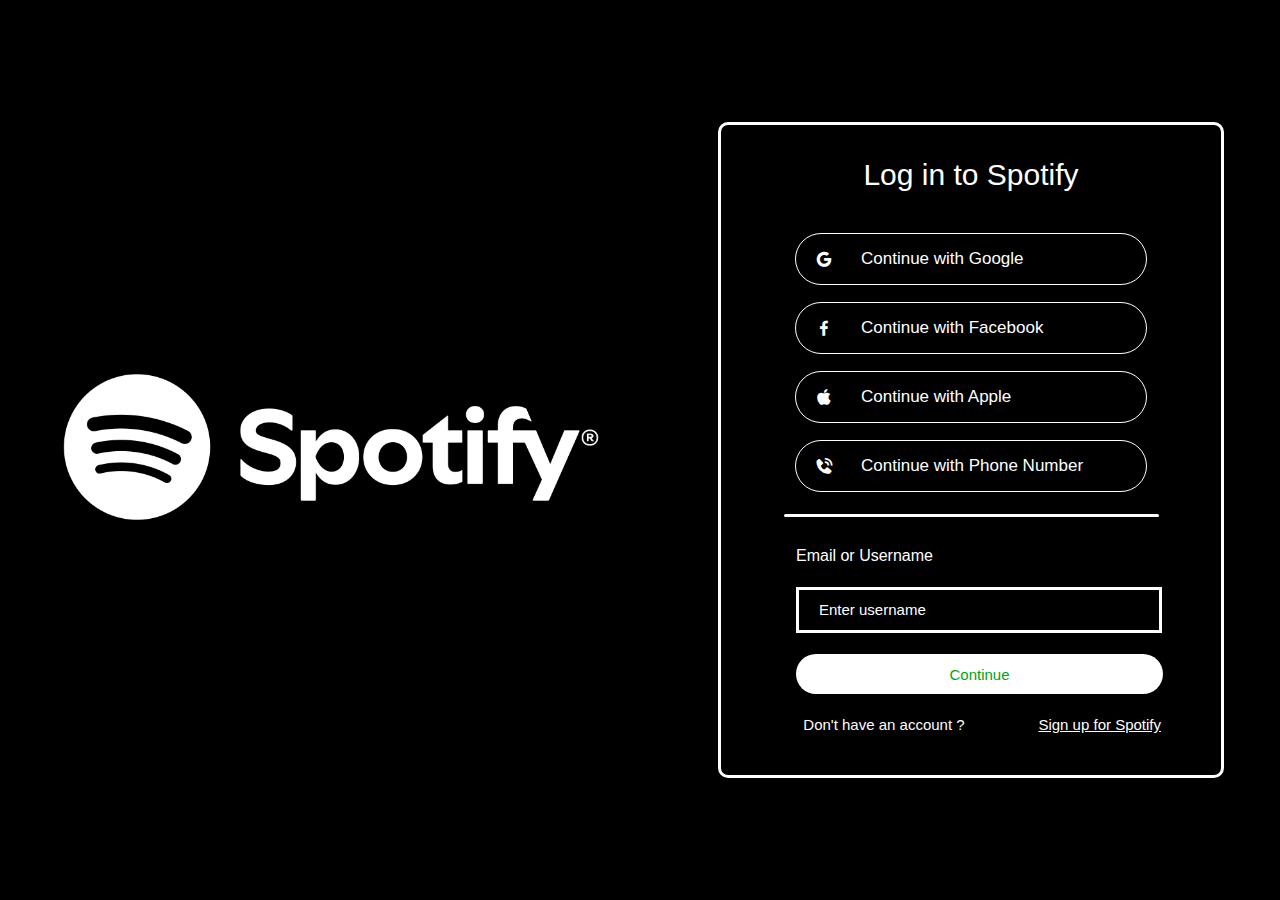
<file: index.html>
<!DOCTYPE html>
<html lang="en">

<head>
    <meta charset="UTF-8">
    <meta name="viewport" content="width=device-width, initial-scale=1.0">
    <title>Spotify</title>
    <link rel="stylesheet" href="CSS/index.css">
    <link href='https://unpkg.com/boxicons@2.1.4/css/boxicons.min.css' rel='stylesheet'>
</head>

<body>
    <div class="content">
        <div class="left">
            <img src="IMAGE/LOGO.png" alt="" srcset="">
        </div>
        <div class="right">
            <div class="top">
                <p>Log in to Spotify</p>
            </div>
            <ul class="accountlogin">
                <li><i class='bx bxl-google'></i>
                    <p>Continue with Google</p>
                </li>
                <li><i class='bx bxl-facebook'></i>
                    <p>Continue with Facebook</p>
                </li>
                <li><i class='bx bxl-apple'></i>
                    <p>Continue with Apple</p>
                </li>
                <li><i class='bx bxs-phone-call'></i>
                    <p>Continue with Phone Number</p>
                </li>
                <hr>
            </ul>
            <form class="form" id="loginForm">
                <p>Email or Username</p>
                <input type="text" name="username" id="username" placeholder="Enter username">
                <input type="submit" value="Continue">
                <div class="signuptext">
                    <p>Don't have an account ? </p>
                    <a href="">Sign up for Spotify</a>
                </div>
            </form>
        </div>
    </div>
    </div>
    <script src="JS/index.js"></script>
</body>

</html>
</file>
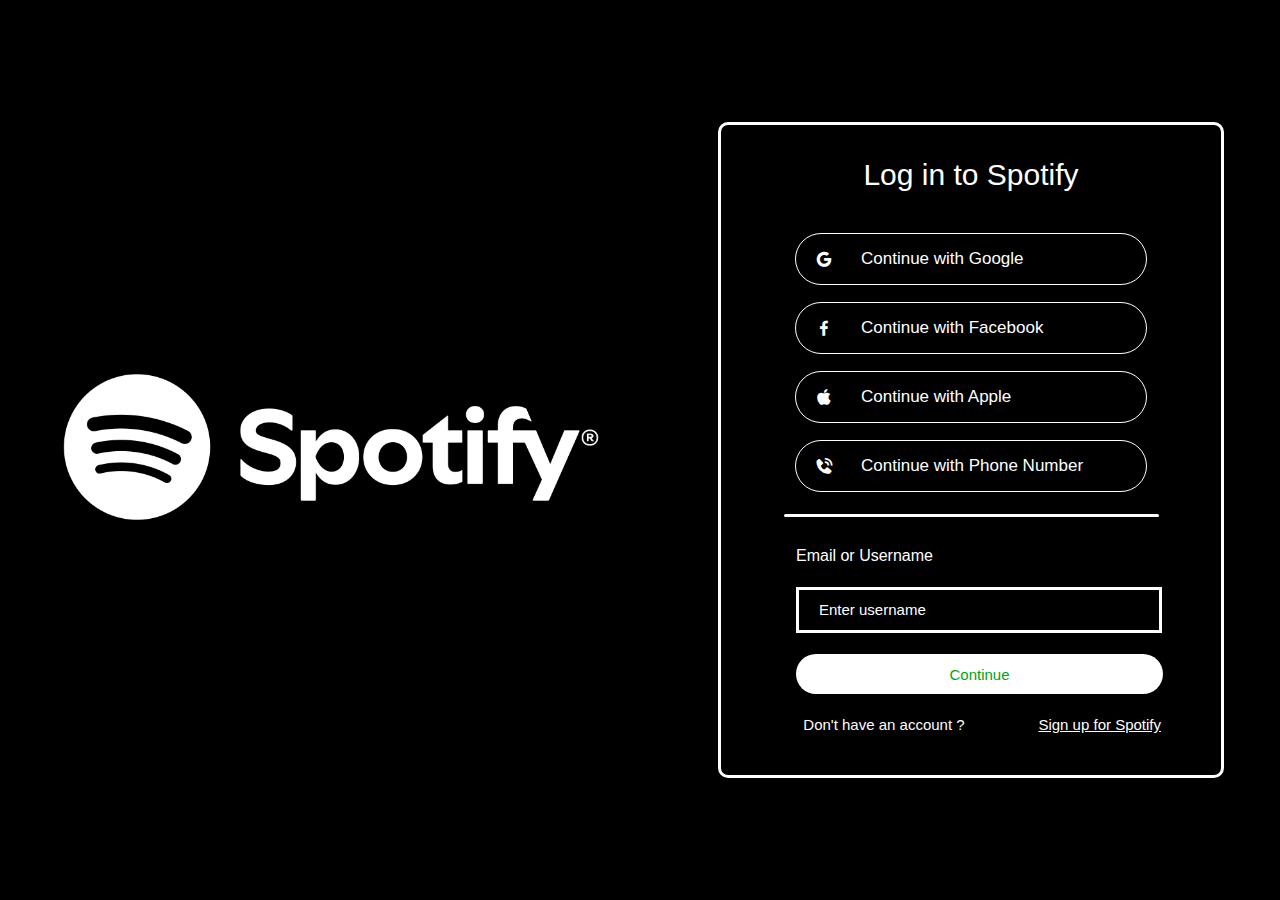
<file: HTML/index.html>
<!DOCTYPE html>
<html lang="en">

<head>
    <meta charset="UTF-8">
    <meta name="viewport" content="width=device-width, initial-scale=1.0">
    <title>Spotify</title>
    <link rel="stylesheet" href="../CSS/index.css">
    <link href='https://unpkg.com/boxicons@2.1.4/css/boxicons.min.css' rel='stylesheet'>
</head>

<body>
    <div class="content">
        <div class="left">
            <img src="../IMAGE/LOGO.png" alt="" srcset="">
        </div>
        <div class="right">
            <div class="top">
                <p>Log in to Spotify</p>
            </div>
            <ul class="accountlogin">
                <li><i class='bx bxl-google'></i>
                    <p>Continue with Google</p>
                </li>
                <li><i class='bx bxl-facebook'></i>
                    <p>Continue with Facebook</p>
                </li>
                <li><i class='bx bxl-apple'></i>
                    <p>Continue with Apple</p>
                </li>
                <li><i class='bx bxs-phone-call'></i>
                    <p>Continue with Phone Number</p>
                </li>
                <hr>
            </ul>
            <form class="form" id="loginForm">
                <p>Email or Username</p>
                <input type="text" name="username" id="username" placeholder="Enter username">
                <input type="submit" value="Continue">
                <div class="signuptext">
                    <p>Don't have an account ? </p>
                    <a href="">Sign up for Spotify</a>
                </div>
            </form>
        </div>
    </div>
    </div>
    <script src="../JS/index.js"></script>
</body>

</html>
</file>
<file: CSS/index.css>
@import url('https://fonts.googleapis.com/css2?family=Poppins:ital,wght@0,100;0,200;0,300;0,400;0,500;0,600;0,700;0,800;0,900;1,100;1,200;1,300;1,400;1,500;1,600;1,700;1,800;1,900&display=swap');

*{
    margin: 0;
    padding: 0;
}

body{
    font-family: "Poppins", serif;
    width: 100%;
    /* background-image: url(../IMAGE/BACKGROUND.jpg);
    background-repeat: no-repeat;
    background-size: 100% ; */
    background: black;
}

.content{
    display: flex;
    justify-content: space-around;
    align-items: center;
    height: 100vh;
    width: 100%;
    /* border: 1px solid white; */
    flex-wrap: wrap;
    overflow-x: hidden;
}

.content .left img{
    width: 550px;
    height: 150px;
}

.content .right{
    width: 500px;
    height: 650px;
    /* background: rgba(255, 255, 255, 0.833); */
    border-radius: 10px;
    border: 3px solid white;
    font-family: "Gotham", sans-serif;
    color: white;
    display: flex;
    flex-direction: column;
    /* justify-content: space-around; */
    align-items: center;
    /* box-shadow: 100px 100px 100px 100px rgb(47, 177, 11); */

}

.top{
    width: 100%;
    height: 100px;
    display: flex;
    align-items: center;
    justify-content: center;
    /* border: 1px solid white; */
}

.top p{
    font-size: 30px;
}

.right .accountlogin{
    width: 100%;
    height: 300px;
    display: flex; 
    list-style: none;
    flex-direction: column;
    justify-content: space-around;
    align-items: center;    
}

.accountlogin li{
    width: 70%;
    height: 50px;
    display: flex; 
    border-radius: 50px;
    justify-content: space-around;
    align-items: center;
    border: 1px solid white;
    font-size: medium;
    /* margin-left: 5%; */
}

.accountlogin li:hover{
    width: 70%;
    height: 50px;
    display: flex; 
    border-radius: 50px;
    justify-content: space-around;
    align-items: center;
    border: 1px solid black;
    font-size: medium;
    /* margin-left: 5%; */
    background: #00ce18b4;
    transition: .2s ease-in-out;
    transform: scale(1.05);
    color: #ffffff;
}

.accountlogin li p{
    /* margin-left: 5%; */
    font-size: 17px;
    width: 90%;
}

.accountlogin li i{
    font-size: 20px;
    width: 15%;
    margin-left: 5%;
    /* border: 1px solid white; */
}

.accountlogin hr{
    color: rgb(255, 255, 255);
    padding-left: 5%;
    height: 1%;
    border-radius: 100px;
    outline: none;
    border: none;
    background-color: rgb(255, 255, 255);
    width: 70%;
    margin-top: 1%;
}

.right .form{
    width: 100%;
    height: 230px;
    display: flex;
    flex-direction: column;
    margin-left: 30%;
    justify-content: space-evenly;
}

.right .form input[type="text"] {
    height: 40px;
    width: 350px;
    outline: none;
    border: 3.1px solid white;
    background: transparent;
    color: white;
    font-size: 15px;
    padding-left: 10px;
    font-family: "Gotham", sans-serif;
}

.right .form input[type="submit"] {
    height: 40px;
    width: 367px;
    outline: none;
    /* border: 3.2px solid #00ce18b4; */
    border: none;
    background: rgb(255, 255, 255);
    color: #00a513;
    font-size: 15px;
    border-radius: 50px;
    font-family: "Gotham", sans-serif;
}

.right .form input[type="submit"]:hover {
    height: 40px;
    width: 367px;
    outline: none;
    border: 3.2px solid #00ce18b4;
    background: #00ce18b4;
    color: #ffffff;
    font-size: 15px;
    border-radius: 100px;
    transition: .2s ease-in-out;
    transform: scale(1.05);
    font-family: "Gotham", sans-serif;
}

.right .form input::placeholder{
    color: white;
    font-size: 15px;
    padding-left: 10px;
    font-family: "Gotham", sans-serif;
}

.signuptext{
    /* margin-top: 2%; */
    font-size: 15px;
    justify-content: space-between;
    color: white;
    display: flex;
    align-items: center;
    /* border: 1px solid white; */
    width: 73%;
}

.signuptext a{
    padding-left: 2%;
    color: white;
}

.signuptext p{
    padding-left: 2%;
    color: rgb(255, 252, 252);
}


@media only screen and (max-width: 768px) {
    .content {
        height: auto;
        padding: 20px 0;
    }

    .content .left img {
        width: 300px;
        height: 100px;
    }

    .content .right {
        width: 90%;
        height: auto;
        min-height: 600px;
        margin: 20px 0;
    }

    .right .form {
        margin-left: 0;
        align-items: center;
    }

    .right .form input[type="text"],
    .right .form input[type="submit"] {
        width: 80%;
        max-width: 350px;
    }

    .accountlogin li {
        width: 80%;
    }

    .accountlogin li:hover {
        transform: scale(1.01);
        width: 80%;
    }

    .accountlogin hr {
        width: 80%;
    }

    .signuptext {
        width: 80%;
        flex-direction: column;
        text-align: center;
        gap: 10px;
    }

    .signuptext a,
    .signuptext p {
        padding-left: 0;
    }
}

@media only screen and (max-width: 480px) {
    .content .left img {
        width: 300px;
        height: 80px;
    }

    .top p {
        font-size: 24px;
    }

    .accountlogin li p {
        font-size: 15px;
    }

    .accountlogin li i {
        font-size: 18px;
    }
}
</file>
